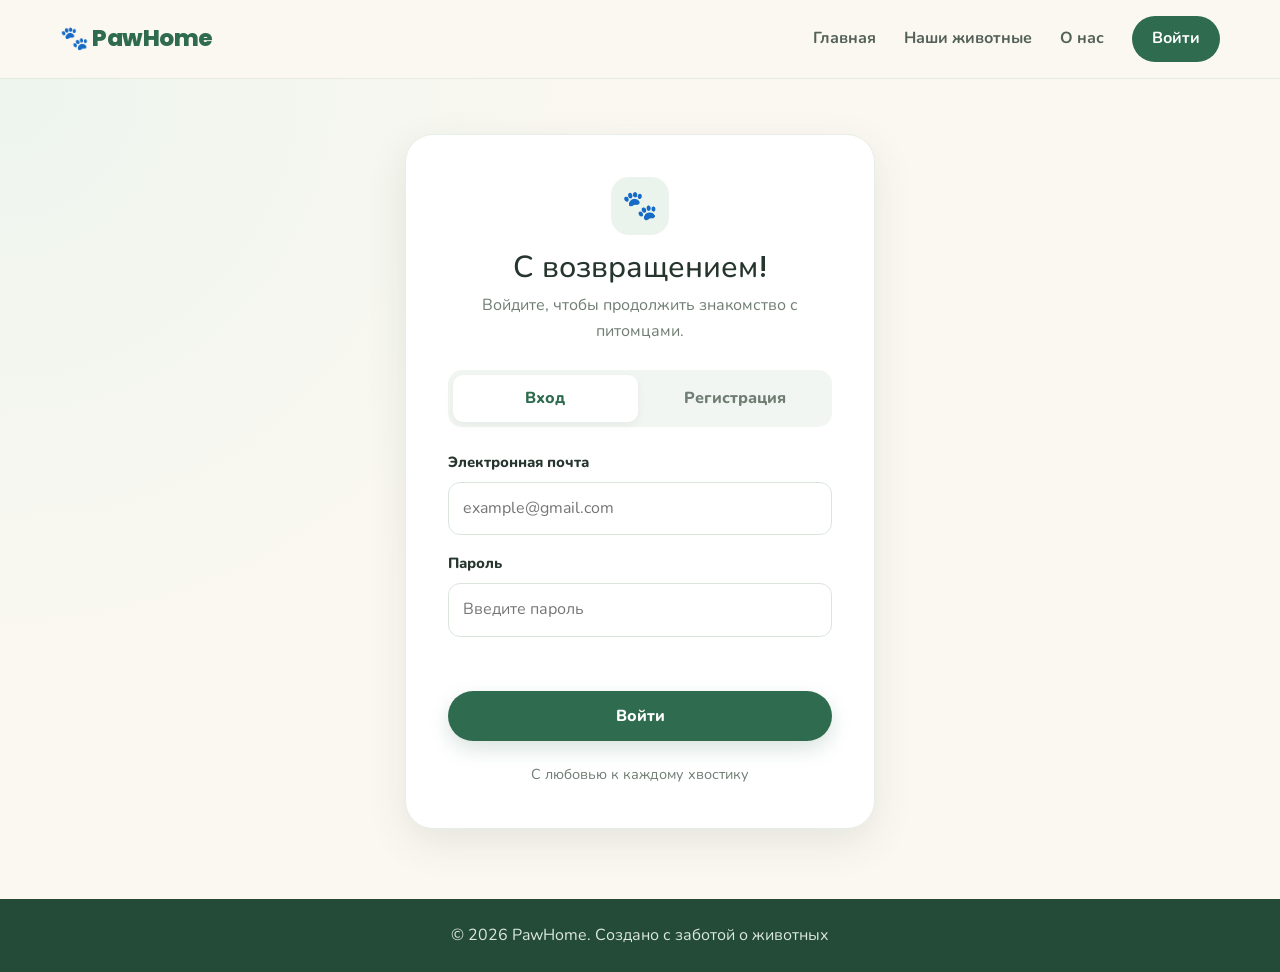
<file: PawHome-9неделя/PawHome_Week9/login.html>
<!DOCTYPE html>
<html lang="ru">
<head>
    <meta charset="UTF-8">
    <meta name="viewport" content="width=device-width, initial-scale=1.0">
    <title>Вход и регистрация — PawHome</title>
    <link href="https://cdn.jsdelivr.net/npm/bootstrap@5.3.3/dist/css/bootstrap.min.css" rel="stylesheet">
    <link rel="stylesheet" href="css/style.css">
</head>
<body>

<header class="header">
    <nav class="navbar">
        <a href="index.html" class="logo">🐾 PawHome</a>
        <button type="button" class="menu-toggle"
                aria-label="Открыть меню"
                aria-expanded="false">☰</button>
        <div class="nav-links">
            <a href="index.html">Главная</a>
            <a href="animals.html">Наши животные</a>
            <a href="index.html#about">О нас</a>
            <a href="login.html" class="login-btn">Войти</a>
        </div>
    </nav>
</header>


<main class="auth-page">
    <section class="auth-card">
        <div class="auth-icon">🐾</div>
        <h1 id="authTitle">С возвращением!</h1>
        <p class="auth-subtitle" id="authSubtitle">
            Войдите, чтобы продолжить знакомство с питомцами.
        </p>

        <div class="auth-tabs">
            <button type="button" class="auth-tab active" data-mode="login">
                Вход
            </button>
            <button type="button" class="auth-tab" data-mode="register">
                Регистрация
            </button>
        </div>

        <form id="authForm" novalidate>
            <div class="form-group" id="nameGroup" hidden>
                <label for="fullName">Ваше имя</label>
                <input type="text" id="fullName"
                       placeholder="Например, Алексей"
                       autocomplete="name">
            </div>

            <div class="form-group">
                <label for="email">Электронная почта</label>
                <input type="email" id="email"
                       placeholder="example@gmail.com"
                       autocomplete="email" required>
            </div>

            <div class="form-group">
                <label for="password">Пароль</label>
                <input type="password" id="password"
                       placeholder="Введите пароль"
                       autocomplete="current-password"
                       minlength="8" required>
            </div>

            <div class="form-group" id="confirmGroup" hidden>
                <label for="confirmPassword">
                    Подтвердите пароль
                </label>
                <input type="password" id="confirmPassword"
                       placeholder="Повторите пароль"
                       autocomplete="new-password">
            </div>

            <p id="formMessage" class="form-message"
               role="status" aria-live="polite"></p>

            <button class="btn btn-primary auth-submit"
                    type="submit" id="submitButton">
                Войти
            </button>
        </form>

        <p class="auth-note">
            С любовью к каждому хвостику 
        </p>
    </section>
</main>

<footer>
    <p>© 2026 PawHome. Создано с заботой о животных</p>
</footer>

<script src="https://cdn.jsdelivr.net/npm/bootstrap@5.3.3/dist/js/bootstrap.bundle.min.js"></script>
<script src="js/script.js"></script>
</body>
</html>
</file>
<file: PawHome-9неделя/PawHome_Week9/css/style.css>
@import url('https://fonts.googleapis.com/css2?family=Nunito:wght@400;500;600;700;800&family=Poppins:wght@400;500;600;700;800&display=swap');

:root {
    --green: #2f6b4f;
    --green-dark: #214d39;
    --mint: #eaf4ed;
    --cream: #fbf8f1;
    --orange: #f2a65a;
    --text: #26352d;
    --muted: #6f7d73;
    --white: #ffffff;
    --shadow: 0 14px 40px rgba(39, 70, 52, .10);
    --radius: 22px;
}

* { box-sizing: border-box; }
html { scroll-behavior: smooth; }
body {
    margin: 0;
    color: var(--text);
    background: var(--cream);
    font-family: 'Nunito', Arial, sans-serif;
    line-height: 1.6;
}
img { display: block; max-width: 100%; }
a { color: inherit; text-decoration: none; }
button, input { font: inherit; }
button, a { -webkit-tap-highlight-color: transparent; }

.header {
    position: sticky;
    top: 0;
    z-index: 20;
    background: rgba(251, 248, 241, .95);
    backdrop-filter: blur(12px);
    border-bottom: 1px solid rgba(47, 107, 79, .10);
}
.navbar {
    width: min(1160px, calc(100% - 40px));
    min-height: 78px;
    margin: auto;
    display: flex;
    align-items: center;
    justify-content: space-between;
    gap: 24px;
}
.logo {
    color: var(--green);
    font-family: 'Poppins', sans-serif;
    font-size: 1.45rem;
    font-weight: 800;
    letter-spacing: -.5px;
    white-space: nowrap;
}
.nav-links { display: flex; align-items: center; gap: 28px; }
.nav-links a { color: #536158; font-weight: 700; transition: color .2s ease; }
.nav-links a:hover, .nav-links a.active { color: var(--green); }
.nav-links .login-btn {
    padding: 10px 20px;
    color: var(--white);
    background: var(--green);
    border-radius: 999px;
}
.nav-links .login-btn:hover { background: var(--green-dark); color: white; }
.menu-toggle {
    display: none;
    border: 0;
    background: var(--mint);
    color: var(--green);
    border-radius: 12px;
    padding: 8px 13px;
    font-size: 1.35rem;
    cursor: pointer;
}

.hero {
    width: min(1160px, calc(100% - 40px));
    margin: 54px auto 48px;
    display: grid;
    grid-template-columns: 1.02fr .98fr;
    align-items: center;
    gap: clamp(35px, 6vw, 78px);
}
.hero-content { padding: 18px 0; }
.eyebrow {
    display: inline-block;
    color: var(--green);
    background: var(--mint);
    padding: 7px 14px;
    border-radius: 999px;
    font-size: .88rem;
    font-weight: 800;
    letter-spacing: .2px;
}
h1, h2, h3 { font-family: 'Poppins', 'Nunito', sans-serif; line-height: 1.2; }
.hero h1 {
    margin: 22px 0 18px;
    font-size: clamp(2.5rem, 5vw, 4.5rem);
    letter-spacing: -2px;
    line-height: 1.12;
}
.hero h1 span { color: var(--green); }
.hero-content > p { max-width: 540px; color: var(--muted); font-size: 1.12rem; }
.hero-actions { display: flex; flex-wrap: wrap; gap: 13px; margin-top: 28px; }
.btn {
    display: inline-flex;
    justify-content: center;
    align-items: center;
    border: 0;
    border-radius: 999px;
    padding: 13px 22px;
    font-weight: 800;
    cursor: pointer;
    transition: transform .2s ease, background .2s ease, box-shadow .2s ease;
}
.btn:hover { transform: translateY(-2px); }
.btn-primary { color: white; background: var(--green); box-shadow: 0 8px 20px rgba(47, 107, 79, .18); }
.btn-primary:hover { background: var(--green-dark); }
.btn-outline { color: var(--green); border: 1px solid #c7d8cc; background: transparent; }
.btn-outline:hover { background: var(--mint); }
.hero-image { position: relative; }
.hero-image img {
    width: 100%;
    height: 470px;
    object-fit: cover;
    border-radius: 36px 36px 100px 36px;
    box-shadow: var(--shadow);
}
.image-label {
    position: absolute;
    left: -22px;
    bottom: 24px;
    padding: 14px 20px;
    background: white;
    border-radius: 16px;
    font-weight: 800;
    box-shadow: var(--shadow);
}
.features {
    width: min(1160px, calc(100% - 40px));
    margin: 0 auto 72px;
    display: grid;
    grid-template-columns: repeat(3, 1fr);
    gap: 20px;
}
.feature {
    padding: 26px;
    border: 1px solid #e8eee8;
    border-radius: var(--radius);
    background: white;
}
.feature > span { font-size: 2rem; }
.feature h3 { margin: 10px 0 7px; }
.feature p { margin: 0; color: var(--muted); }
.about {
    padding: 68px 20px 76px;
    text-align: center;
    background: var(--mint);
}
.about h2 { margin: 18px 0 12px; font-size: clamp(1.8rem, 3vw, 2.7rem); }
.about p { max-width: 700px; margin: 0 auto 24px; color: var(--muted); font-size: 1.05rem; }

.catalog {
    width: min(1160px, calc(100% - 40px));
    min-height: 72vh;
    margin: 58px auto 76px;
}
.catalog-heading { text-align: center; margin-bottom: 30px; }
.catalog-heading h1 { margin: 18px 0 8px; font-size: clamp(2rem, 4vw, 3.2rem); }
.catalog-heading p { color: var(--muted); margin: 0; }
.search-container { max-width: 560px; margin: 28px auto 18px; }
.search-container input {
    width: 100%;
    padding: 15px 18px;
    border: 1px solid #dbe5dc;
    border-radius: 15px;
    outline: none;
    background: white;
}
.search-container input:focus, .form-group input:focus {
    border-color: var(--green);
    box-shadow: 0 0 0 3px rgba(47, 107, 79, .10);
}
.filters { display: flex; justify-content: center; gap: 10px; margin: 20px 0 30px; }
.filter-btn {
    padding: 9px 19px;
    border: 1px solid #d6e2d8;
    border-radius: 999px;
    background: white;
    color: var(--green);
    font-weight: 800;
    cursor: pointer;
}
.filter-btn.active, .filter-btn:hover { background: var(--green); color: white; border-color: var(--green); }
.animal-grid { display: grid; grid-template-columns: repeat(4, minmax(0, 1fr)); gap: 22px; }
.animal-card {
    overflow: hidden;
    border-radius: var(--radius);
    background: white;
    box-shadow: 0 8px 28px rgba(39, 70, 52, .07);
    transition: transform .2s ease, box-shadow .2s ease;
}
.animal-card:hover { transform: translateY(-5px); box-shadow: var(--shadow); }
.animal-card[hidden] { display: none; }
.animal-card img { width: 100%; height: 210px; object-fit: cover; }
.animal-info { padding: 19px; }
.animal-type {
    display: inline-block;
    padding: 4px 10px;
    color: var(--green);
    background: var(--mint);
    border-radius: 999px;
    font-size: .78rem;
    font-weight: 800;
}
.animal-info h2 { margin: 10px 0 5px; font-size: 1.35rem; }
.animal-info p { min-height: 48px; margin: 0 0 16px; color: var(--muted); }
.animal-btn {
    width: 100%;
    padding: 10px 12px;
    border: 0;
    border-radius: 12px;
    color: var(--green);
    background: #f1f6f1;
    font-weight: 800;
    cursor: pointer;
}
.animal-btn:hover { color: white; background: var(--green); }
.no-results { grid-column: 1 / -1; padding: 30px; text-align: center; color: var(--muted); }

.auth-page {
    min-height: calc(100vh - 150px);
    padding: 55px 20px 70px;
    display: grid;
    place-items: center;
    background: radial-gradient(circle at top left, #edf5ee, transparent 42%);
}
.auth-card {
    width: min(100%, 470px);
    padding: clamp(26px, 5vw, 42px);
    border: 1px solid #e6eee7;
    border-radius: 28px;
    background: white;
    box-shadow: var(--shadow);
}
.auth-icon {
    display: grid;
    place-items: center;
    width: 58px;
    height: 58px;
    margin: 0 auto 14px;
    border-radius: 18px;
    background: var(--mint);
    font-size: 1.8rem;
}
.auth-card h1 { margin: 0 0 8px; text-align: center; font-size: 1.9rem; }
.auth-subtitle { margin: 0 0 25px; text-align: center; color: var(--muted); }
.auth-tabs { display: grid; grid-template-columns: 1fr 1fr; gap: 5px; padding: 5px; margin-bottom: 24px; border-radius: 14px; background: #f2f6f2; }
.auth-tab { border: 0; padding: 11px; border-radius: 10px; background: transparent; color: var(--muted); font-weight: 800; cursor: pointer; }
.auth-tab.active { color: var(--green); background: white; box-shadow: 0 3px 10px rgba(0,0,0,.05); }
.form-group { margin-bottom: 17px; }
.form-group[hidden] { display: none; }
.form-group label { display: block; margin-bottom: 7px; font-weight: 800; font-size: .92rem; }
.form-group input { width: 100%; padding: 13px 14px; border: 1px solid #dbe5dc; border-radius: 12px; outline: none; }
.auth-submit { width: 100%; margin-top: 5px; }
.form-message { min-height: 22px; margin: 4px 0 10px; font-size: .9rem; }
.form-message.error { color: #b43b3b; }
.form-message.success { color: var(--green); }
.auth-note { margin: 22px 0 0; text-align: center; color: var(--muted); font-size: .9rem; }
footer { padding: 24px 20px; text-align: center; color: #dce8df; background: #234b37; }
footer p { margin: 0; }

@media (max-width: 950px) {
    .hero { gap: 30px; }
    .hero-image img { height: 390px; }
    .animal-grid { grid-template-columns: repeat(2, minmax(0, 1fr)); }
    .nav-links { gap: 17px; }
}
@media (max-width: 700px) {
    .navbar { min-height: 68px; width: calc(100% - 30px); }
    .menu-toggle { display: block; }
    .nav-links {
        display: none;
        position: absolute;
        top: 68px;
        left: 0;
        right: 0;
        padding: 18px 22px 22px;
        flex-direction: column;
        align-items: stretch;
        gap: 14px;
        background: var(--cream);
        border-bottom: 1px solid #e2e9e2;
        box-shadow: 0 12px 20px rgba(39,70,52,.08);
    }
    .nav-links.open { display: flex; }
    .nav-links .login-btn { text-align: center; }
    .hero { grid-template-columns: 1fr; margin-top: 30px; width: calc(100% - 30px); }
    .hero h1 { letter-spacing: -1px; }
    .hero-image img { height: 330px; border-radius: 26px 26px 70px 26px; }
    .image-label { left: 12px; bottom: 15px; }
    .features { width: calc(100% - 30px); grid-template-columns: 1fr; margin-bottom: 45px; }
    .catalog { width: calc(100% - 30px); margin-top: 36px; }
    .animal-grid { gap: 14px; }
    .animal-card img { height: 170px; }
    .animal-info { padding: 14px; }
    .animal-info h2 { font-size: 1.15rem; }
    .animal-info p { font-size: .9rem; }
}
@media (max-width: 420px) {
    .animal-grid { grid-template-columns: 1fr; }
    .animal-card img { height: 230px; }
    .hero-actions .btn { width: 100%; }
    .filters { gap: 6px; }
    .filter-btn { padding: 8px 14px; }
}
</file>
